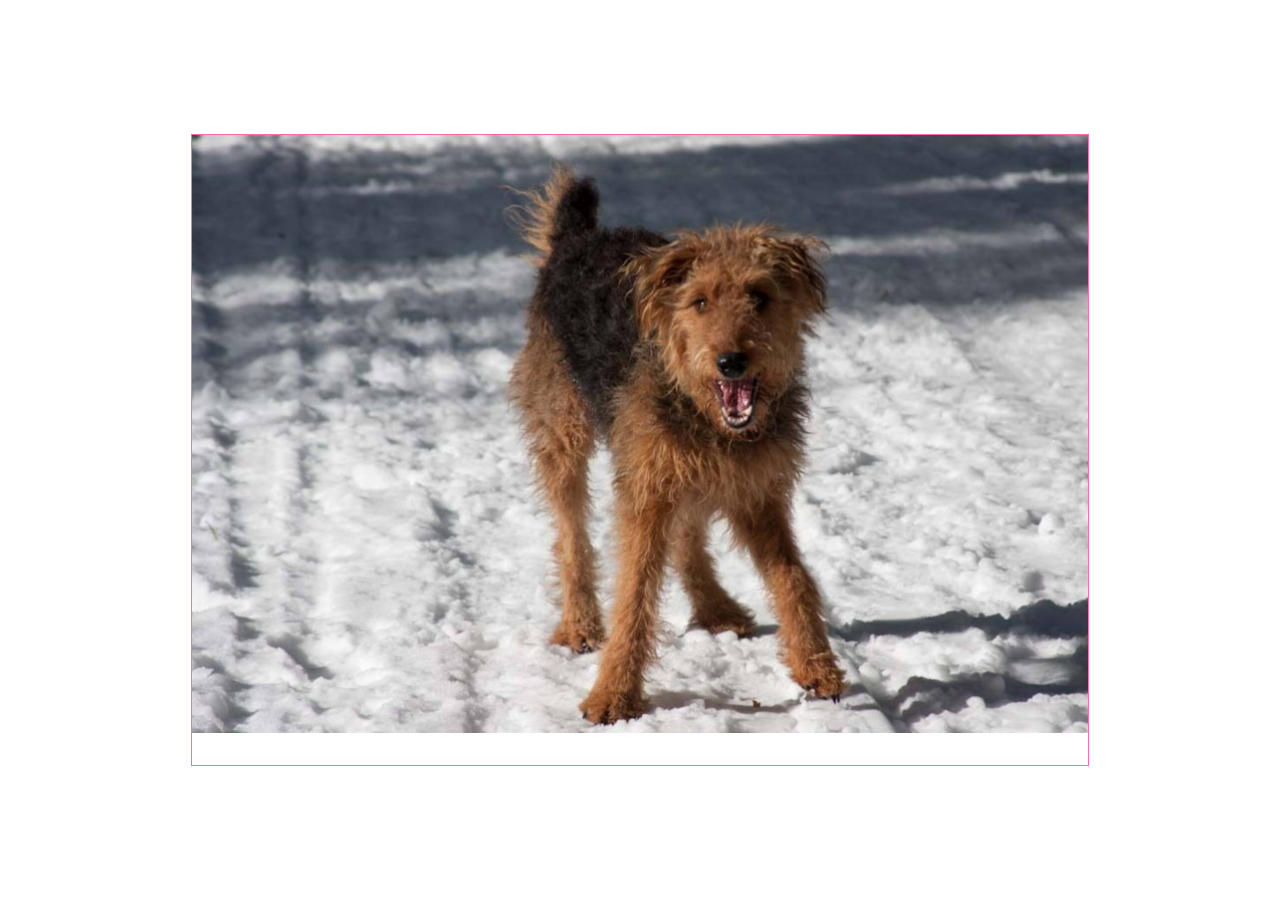
<file: src/Chapter 1/01_01b/index.html>
<!doctype html>
<html lang="en-US">

<head>
  <meta charset="utf-8" />
  <meta name="viewport" content="width=device-width, initial-scale=1.0" />
  <title>Modern image markup</title>
  <link href="style.css" rel="stylesheet" type="text/css" />
</head>

<body>
  <main class="container">
    <article class="content">
      <img src="../../assets/images/snow-dog.jpg" alt="Dog in the snow" width="1800" height="1200" loading="lazy" />
    </article>
  </main>
</body>

</html>
</file>
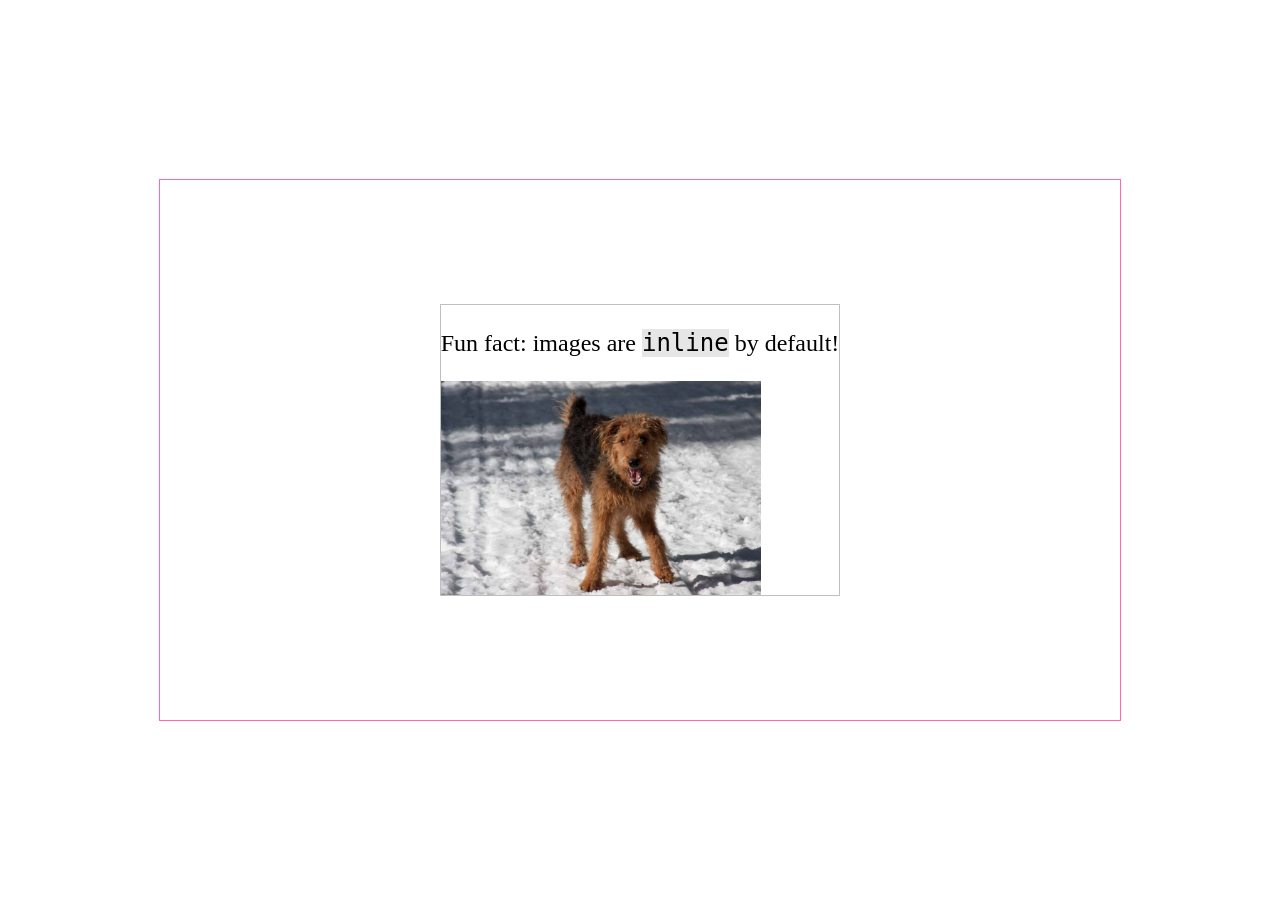
<file: src/Chapter 1/01_02b/index.html>
<!doctype html>
<html lang="en-US">

<head>
  <meta charset="utf-8" />
  <meta name="viewport" content="width=device-width, initial-scale=1.0" />
  <title>Removing the space under an image</title>
  <link href="style.css" rel="stylesheet" type="text/css" />
</head>

<body>
  <main class="container">
    <article class="content">

      <div class="image-box">
        <p>Fun fact: images are <code>inline</code> by default!</p>
        <img src="../../assets/images/snow-dog.jpg" alt="A terrier standing in the snow, ready to play" width="1800"
          height="1200" loading="lazy" />
      </div>

    </article>
  </main>
</body>

</html>
</file>
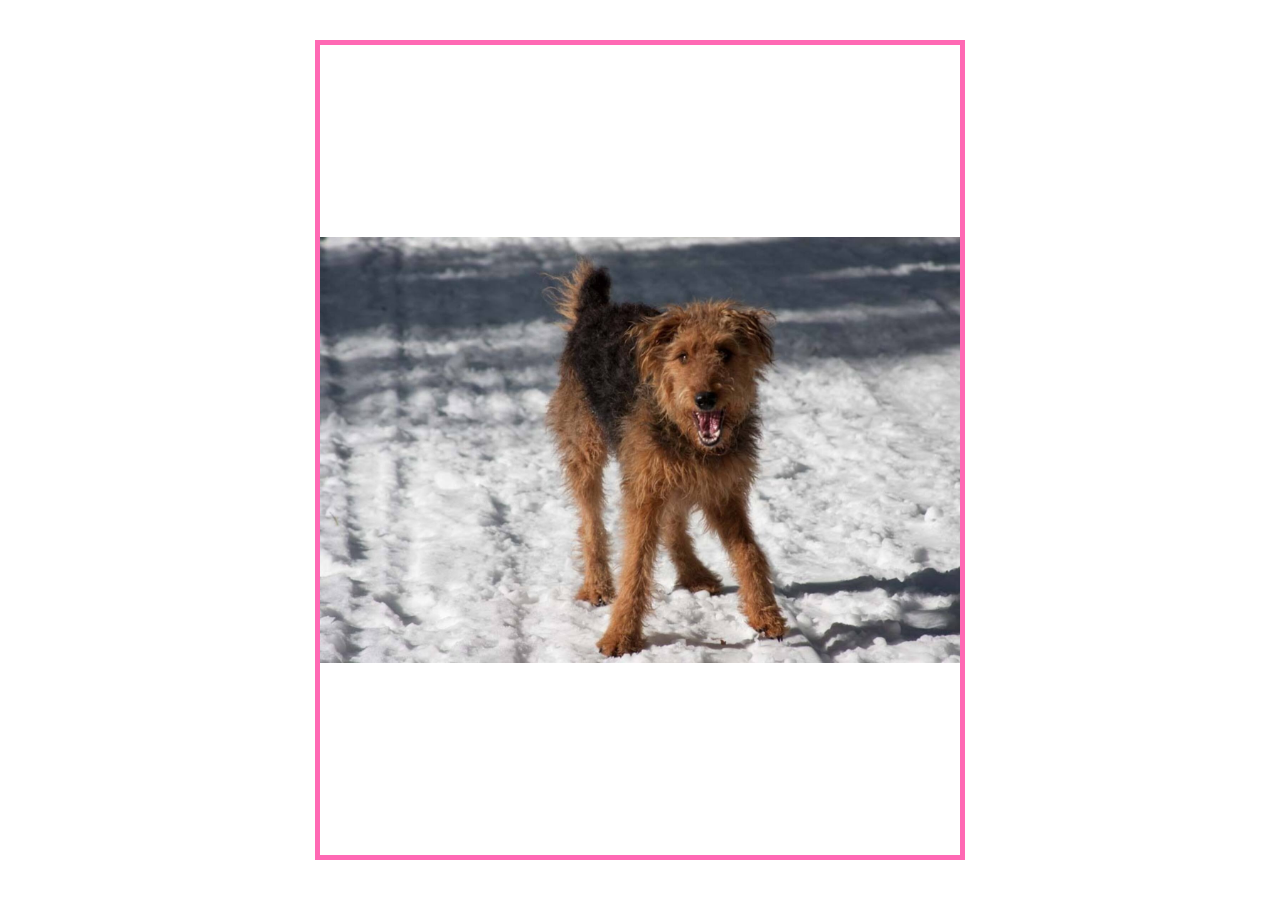
<file: src/Chapter 1/01_03b/index.html>
<!doctype html>
<html lang="en-US">

<head>
  <meta charset="utf-8" />
  <meta name="viewport" content="width=device-width, initial-scale=1.0" />
  <title>Fitting and positioning an image inside any container</title>
  <link href="style.css" rel="stylesheet" type="text/css" />
</head>

<body>
  <main class="container">
    <article class="content">
      <img src="../../assets/images/snow-dog.jpg" alt="A terrier standing in the snow, ready to play" width="1800"
        height="1200" loading="lazy" class="image" />
    </article>
  </main>
</body>

</html>
</file>
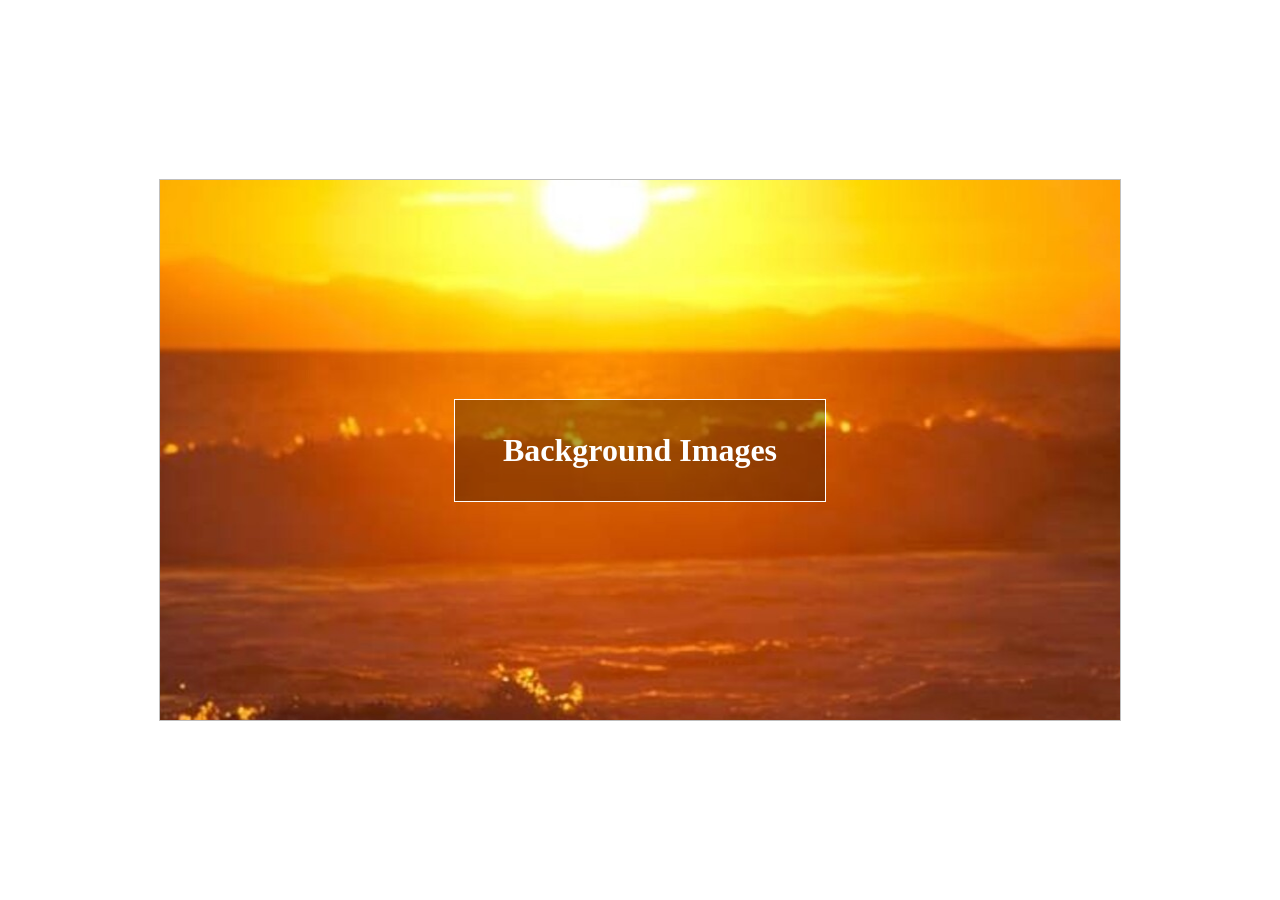
<file: src/Chapter 1/01_04b/index.html>
<!doctype html>
<html lang="en-US">

<head>
  <meta charset="utf-8" />
  <meta name="viewport" content="width=device-width, initial-scale=1.0" />
  <title>Fitting and positioning a background image in a container</title>
  <link href="style.css" rel="stylesheet" type="text/css" />
</head>

<body>
  <main class="container">
    <article class="content">
      <h1>Background Images</h1>
    </article>
  </main>
</body>

</html>
</file>
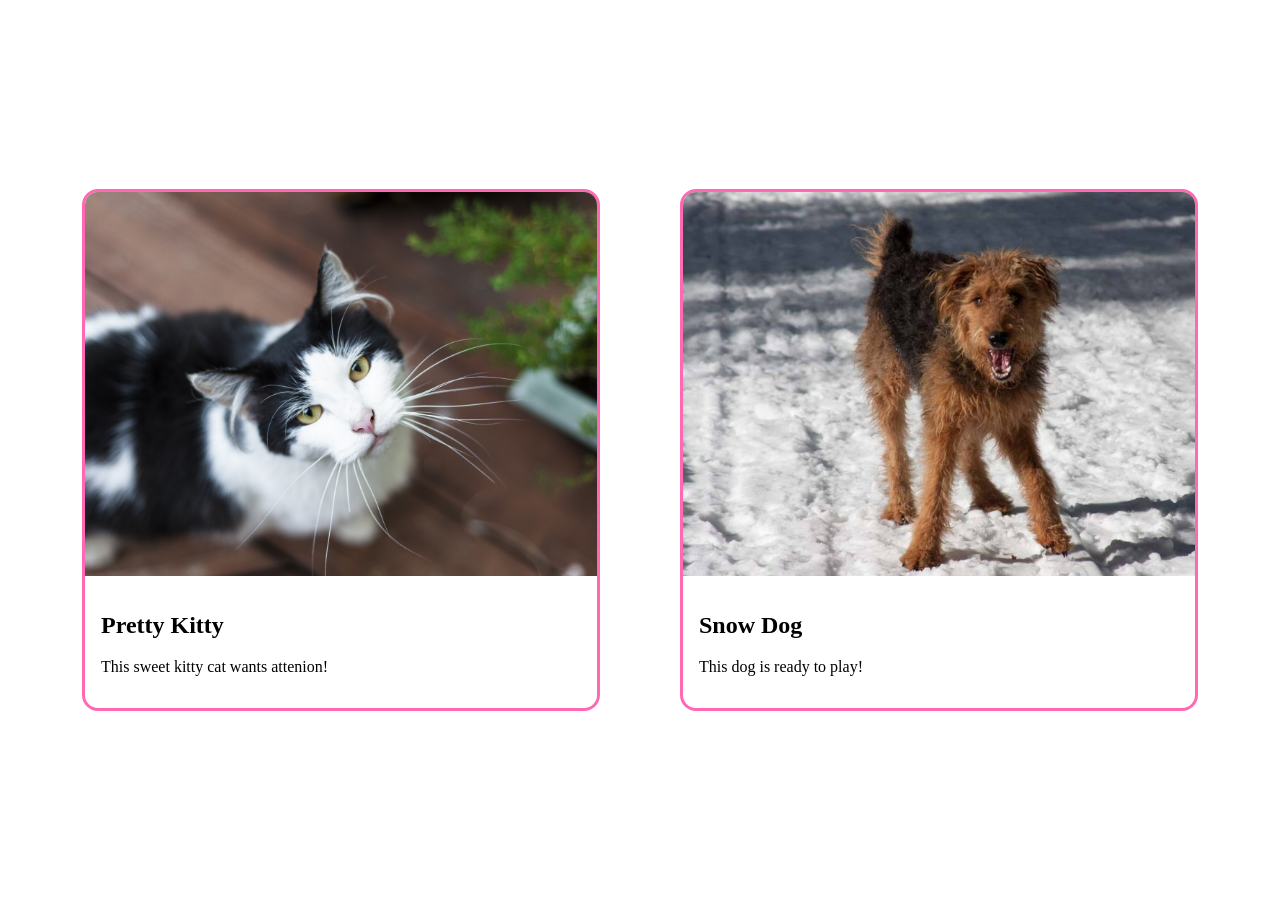
<file: src/Chapter 1/01_05b/index.html>
<!DOCTYPE html>
<html lang="en">

<head>
  <meta charset="UTF-8" />
  <meta name="viewport" content="width=device-width, initial-scale=1.0" />
  <title>Proportionate images in a container</title>
  <link href="style.css" rel="stylesheet" type="text/css" />
</head>

<body>
  <main class="container">
    <figure class="card">
      <div class="ratio-box">
        <img src="../../assets/images/cat-outside.jpg" alt="Black and white long-haired domestic cat outside"
          class="image" width="833" height="667" loading="lazy" />
      </div>
      <figcaption>
        <h2>Pretty Kitty</h2>
        <p>This sweet kitty cat wants attenion!</p>
      </figcaption>
    </figure>
    <figure class="card">
      <div class="ratio-box">
        <img src="../../assets/images/snow-dog.jpg" alt="A terrier standing in the snow, ready to play" width="1800"
          height="1200" loading="lazy" class="image" />
      </div>
      <figcaption>
        <h2>Snow Dog</h2>
        <p>This dog is ready to play!</p>
      </figcaption>
    </figure>
  </main>
</body>

</html>
</file>
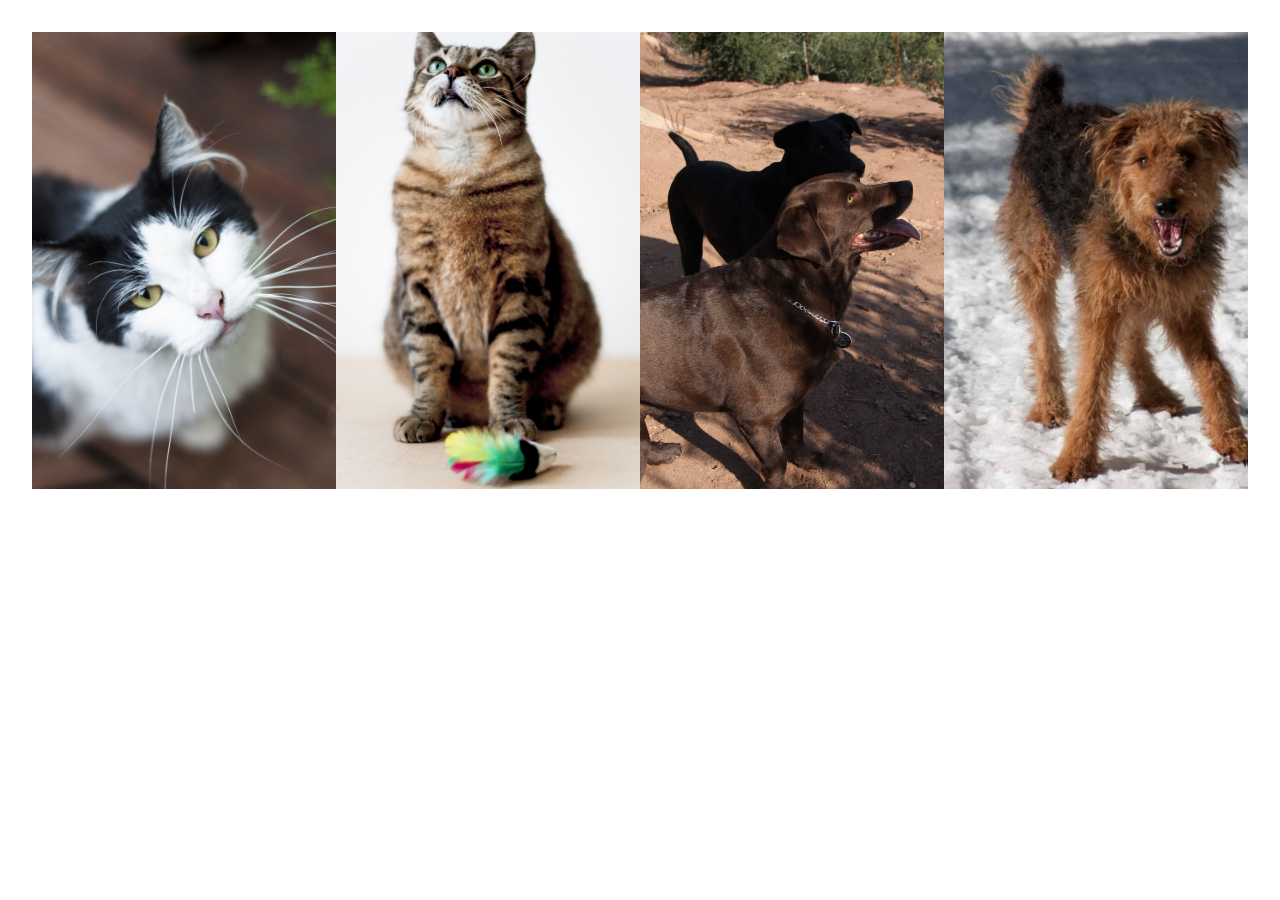
<file: src/Chapter 1/01_07b/index.html>
<!DOCTYPE html>
<html lang="en">

<head>
  <meta charset="UTF-8" />
  <meta name="viewport" content="width=device-width, initial-scale=1.0" />
  <title>Fitting an image inside a flexbox cell</title>
  <link href="style.css" rel="stylesheet" type="text/css" />
</head>

<body>
  <main class="container">
    <article class="content">
      <figure>
        <img src="../../assets/images/cat-outside.jpg" alt="Black and white long-haired domestic cat outside"
          width="833" height="667" loading="lazy" />
      </figure>
      <figure>
        <img src="../../assets/images/cat-with-toy.jpg"
          alt="A striped cat looking up with a colorful feathered toy at its feet." width="1064" height="1600"
          loading="lazy" />
      </figure>
      <figure>
        <img src="../../assets/images/dogs-in-olive-grove.jpg"
          alt="A chocolate labrador and a black labrador stand ready to play in an olive grover." width="1064"
          height="1600" loading="lazy" />
      </figure>
      <figure>
        <img src="../../assets/images/snow-dog.jpg" alt="A terrier standing in the snow, ready to play" width="1800"
          height="1200" loading="lazy" />
      </figure>
    </article>
  </main>
</body>

</html>
</file>
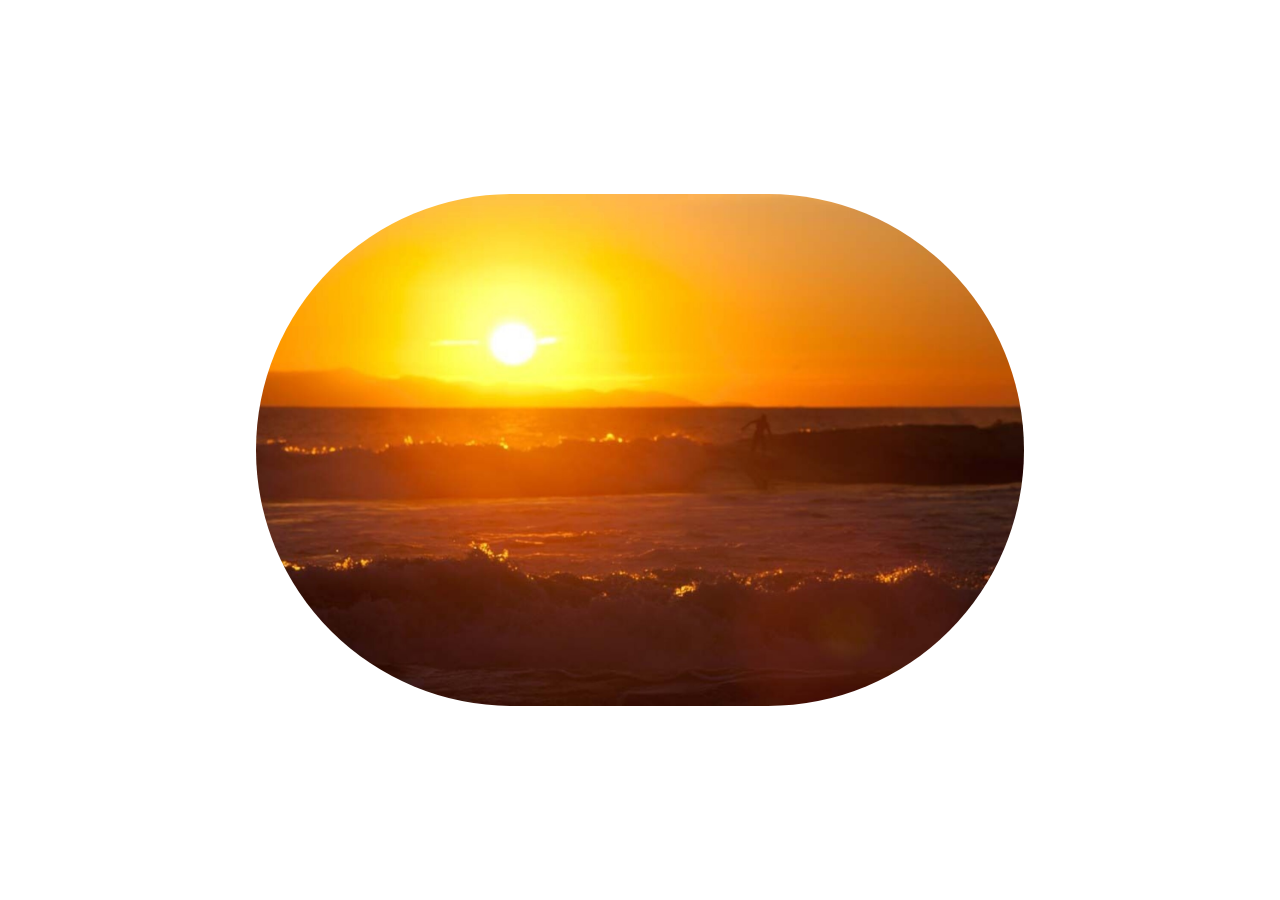
<file: src/Chapter 2/02_01b/index.html>
<!DOCTYPE html>
<html lang="en">

<head>
  <meta charset="UTF-8" />
  <meta name="viewport" content="width=device-width, initial-scale=1.0" />
  <title>Rounded corners with border-radius</title>
  <link href="style.css" rel="stylesheet" type="text/css" />
</head>

<body>
  <main class="container">
    <article class="content">
      <img src="../../assets/images/beach-sunset.jpg"
        alt="Sunset over the ocean with a silhouette of a surfer on a wave." width="1799" height="1200"
        loading="lazy" />
    </article>
  </main>
</body>

</html>
</file>
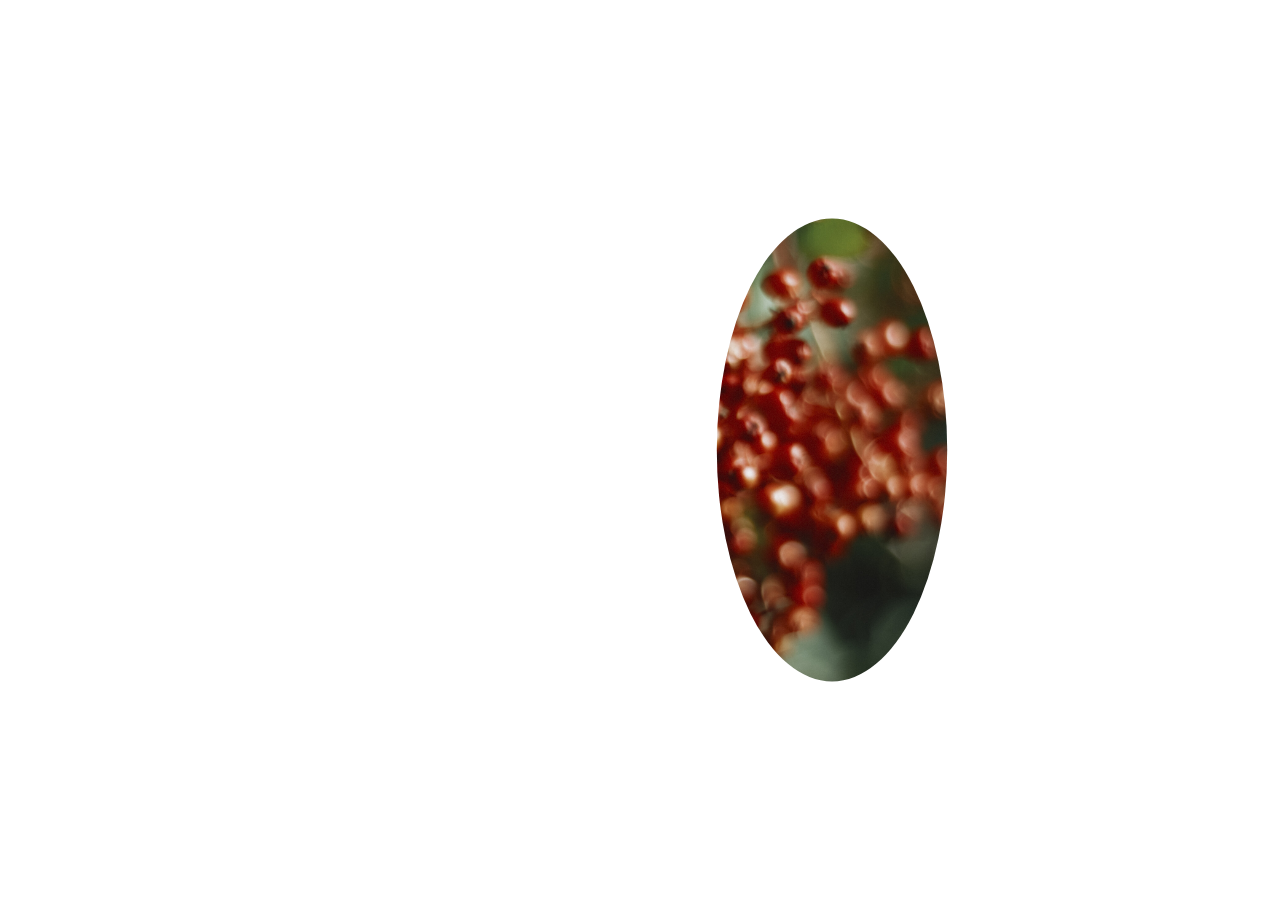
<file: src/Chapter 2/02_03b/index.html>
<!DOCTYPE html>
<html lang="en">

<head>
  <meta charset="UTF-8" />
  <meta name="viewport" content="width=device-width, initial-scale=1.0" />
  <title>clip-path: circles and elipses</title>
  <link href="style.css" rel="stylesheet" type="text/css" />
</head>

<body>
  <main class="container">
    <article class="content">
      <div class="ratio-box">
        <img src="../../assets/images/red-berries.jpg"
          alt="A cluster of small red berries with a blurred green background." width="1250" height="837"
          loading="lazy" />
      </div>
    </article>
  </main>
</body>

</html>
</file>
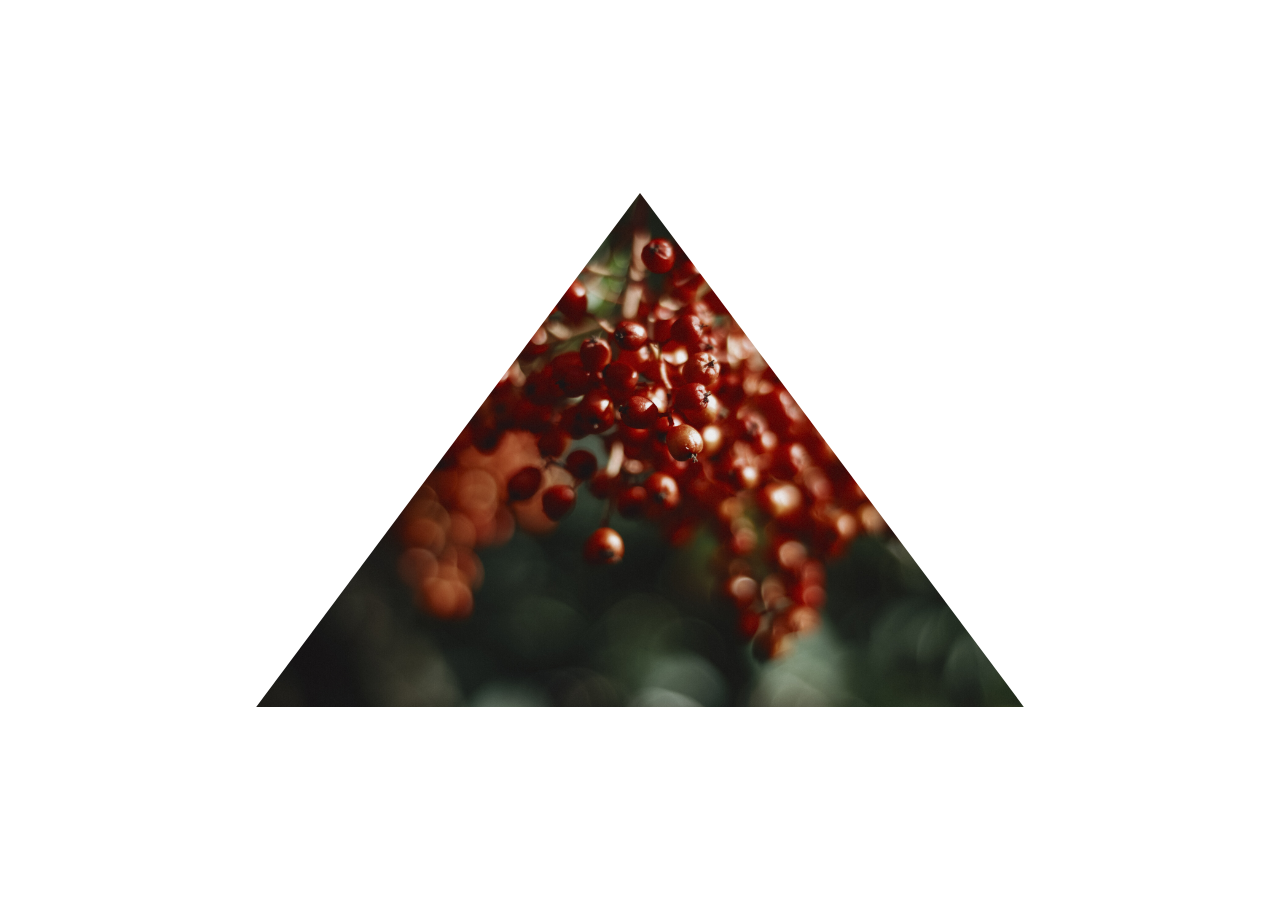
<file: src/Chapter 2/02_04b/index.html>
<!DOCTYPE html>
<html lang="en">

<head>
  <meta charset="UTF-8" />
  <meta name="viewport" content="width=device-width, initial-scale=1.0" />
  <title>clip-path: polygon</title>
  <link href="style.css" rel="stylesheet" type="text/css" />
</head>

<body>
  <main class="container">
    <article class="content">
      <div class="ratio-box">
        <img src="../../assets/images/red-berries.jpg"
          alt="A cluster of small red berries with a blurred green background." width="1250" height="837"
          loading="lazy" />
      </div>
    </article>
  </main>
</body>

</html>
</file>
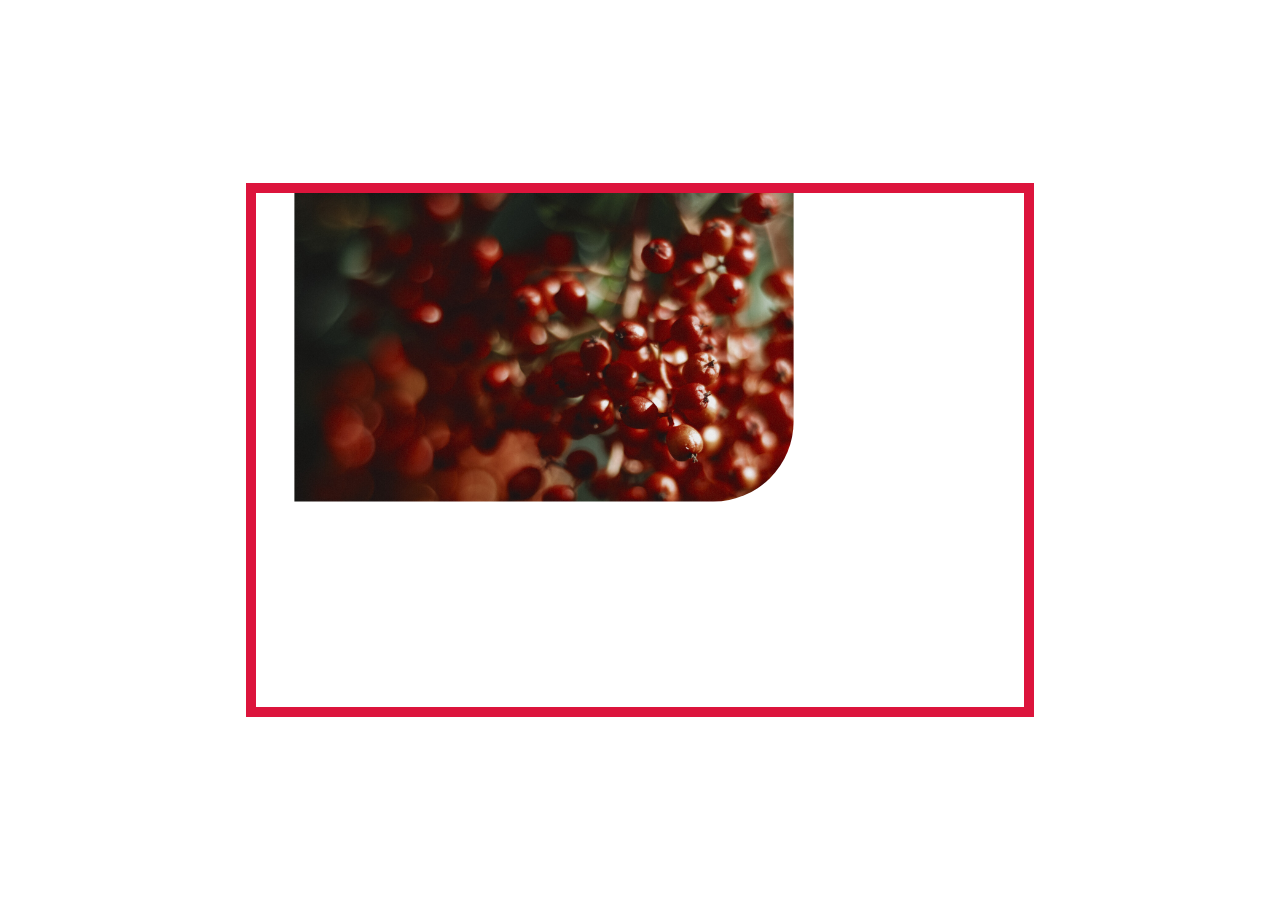
<file: src/Chapter 2/02_05b/index.html>
<!DOCTYPE html>
<html lang="en">

<head>
  <meta charset="UTF-8" />
  <meta name="viewport" content="width=device-width, initial-scale=1.0" />
  <title>clip-path: inset</title>
  <link href="style.css" rel="stylesheet" type="text/css" />
</head>

<body>
  <main class="container">
    <article class="content">
      <div class="ratio-box">
        <img src="../../assets/images/red-berries.jpg"
          alt="A cluster of small red berries with a blurred green background." width="1250" height="837"
          loading="lazy" />
      </div>
    </article>
  </main>
</body>

</html>
</file>
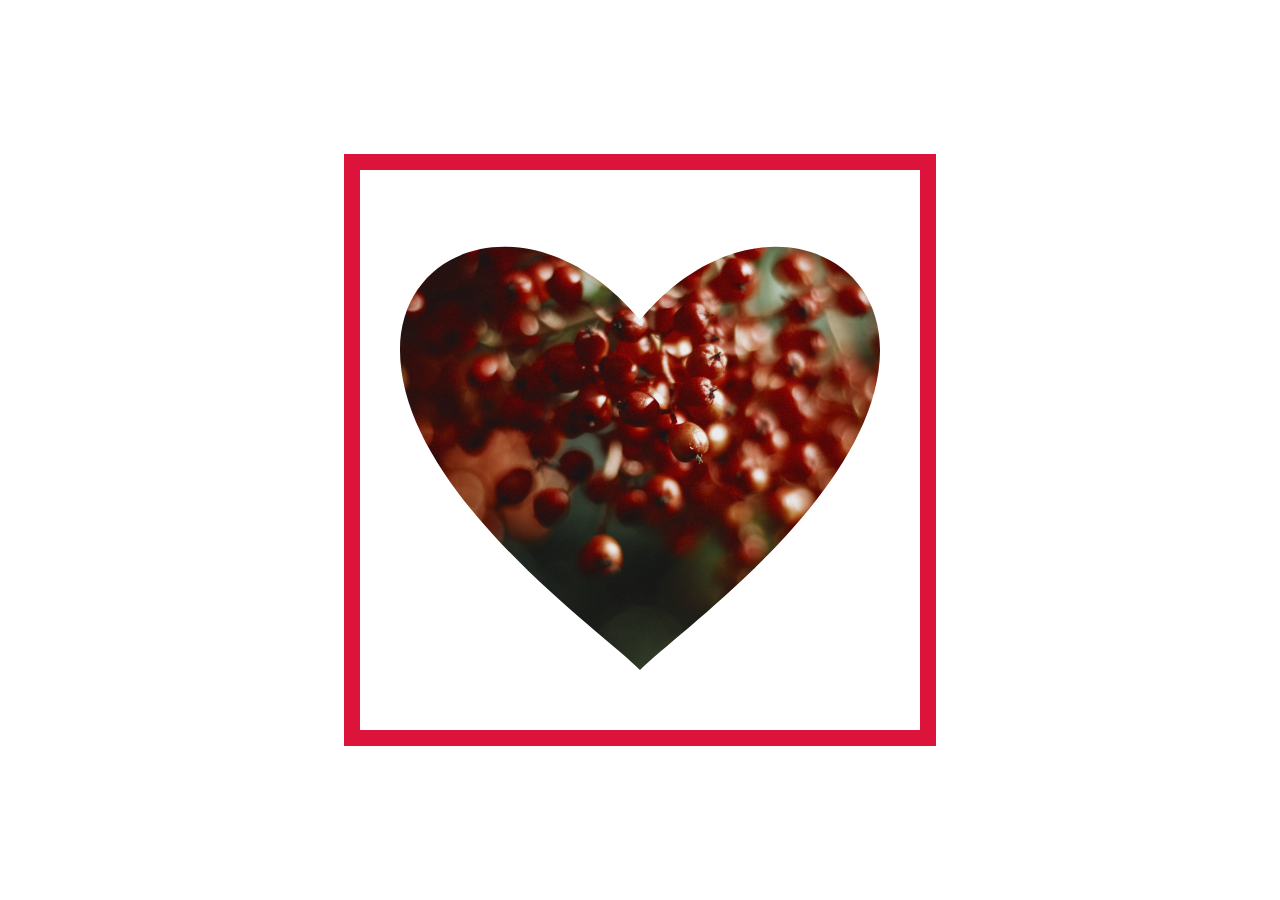
<file: src/Chapter 2/02_06b/index.html>
<!DOCTYPE html>
<html lang="en">

<head>
  <meta charset="UTF-8" />
  <meta name="viewport" content="width=device-width, initial-scale=1.0" />
  <title>clip-path: path</title>
  <link href="style.css" rel="stylesheet" type="text/css" />
</head>

<body>
  <main class="container">
    <article class="content">
      <div class="ratio-box">
        <img src="../../assets/images/red-berries.jpg"
          alt="A cluster of small red berries with a blurred green background." width="1250" height="837"
          loading="lazy" />
      </div>
    </article>
  </main>
</body>

</html>
</file>
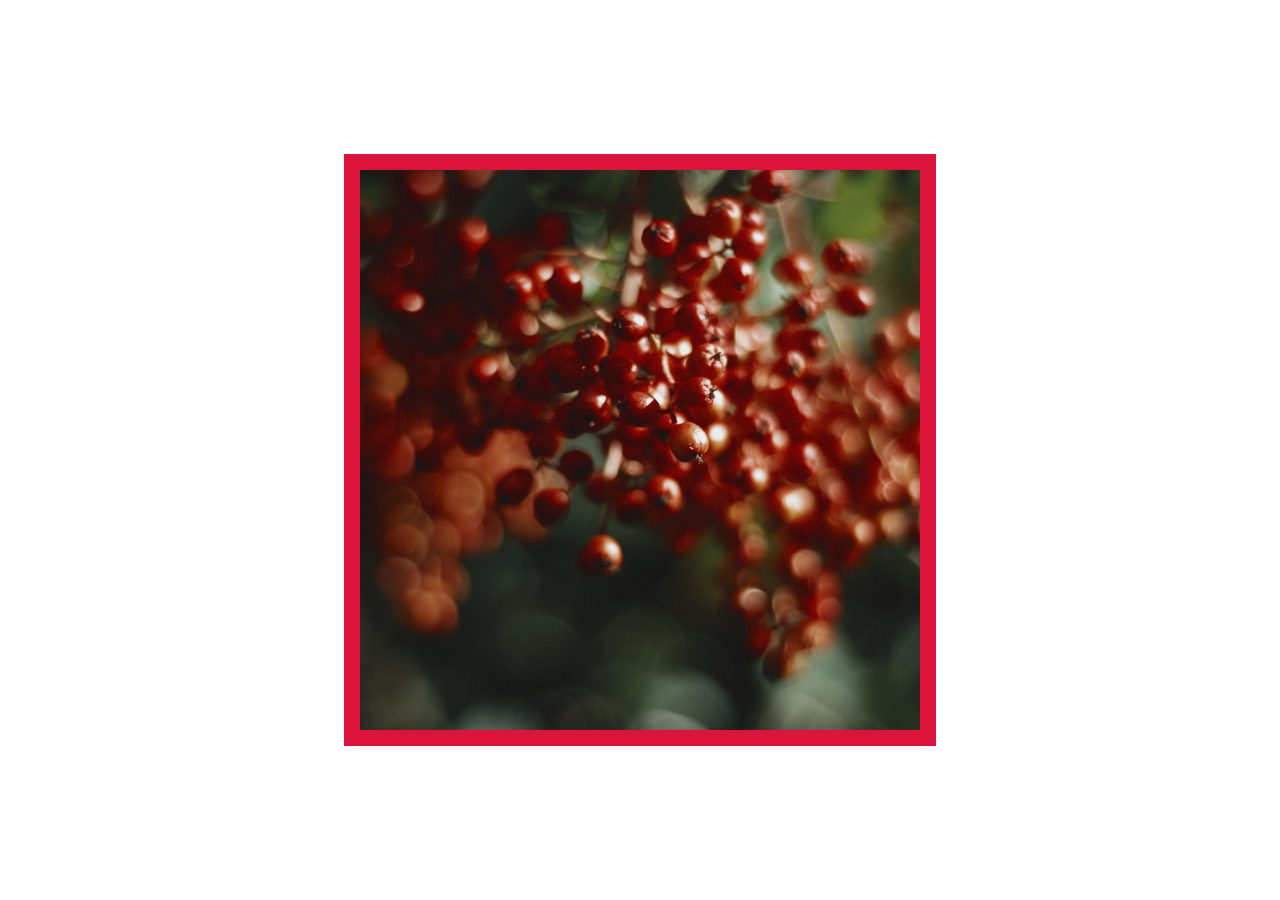
<file: src/Chapter 2/02_07b/index.html>
<!DOCTYPE html>
<html lang="en">

<head>
  <meta charset="UTF-8" />
  <meta name="viewport" content="width=device-width, initial-scale=1.0" />
  <title>clip-path: url</title>
  <link href="style.css" rel="stylesheet" type="text/css" />
</head>

<body>
  <main class="container">
    <article class="content">
      <div class="ratio-box">
        <img src="../../assets/images/red-berries.jpg"
          alt="A cluster of small red berries with a blurred green background." width="1250" height="837"
          loading="lazy" />
      </div>
    </article>
  </main>
</body>

</html>
</file>
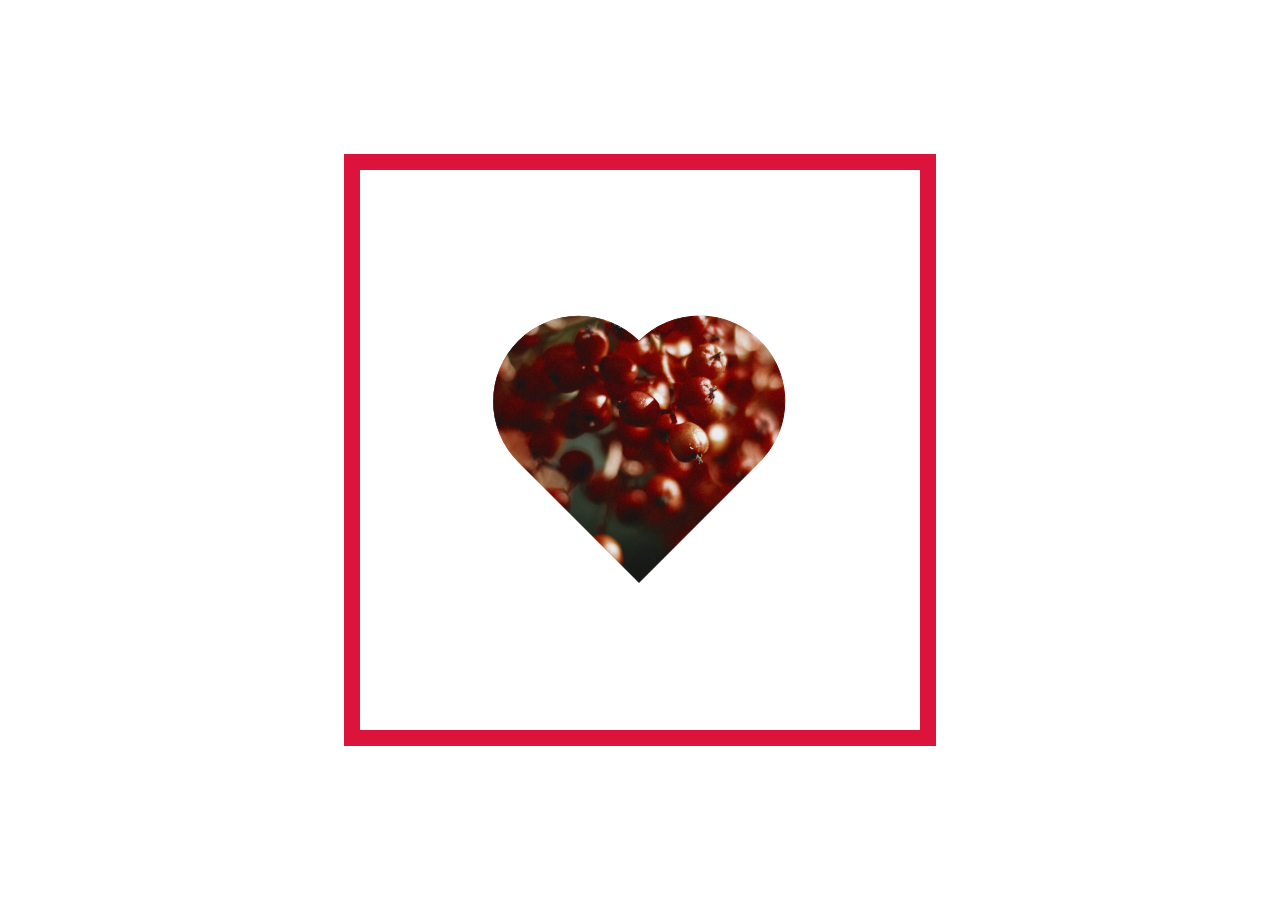
<file: src/Chapter 2/02_08b/index.html>
<!DOCTYPE html>
<html lang="en">

<head>
  <meta charset="UTF-8" />
  <meta name="viewport" content="width=device-width, initial-scale=1.0" />
  <title>mask-image</title>
  <link href="style.css" rel="stylesheet" type="text/css" />
</head>

<body>
  <main class="container">
    <article class="content">
      <div class="ratio-box">
        <img src="../../assets/images/red-berries.jpg"
          alt="A cluster of small red berries with a blurred green background." width="1250" height="837"
          loading="lazy" />
      </div>
    </article>
  </main>
</body>

</html>
</file>
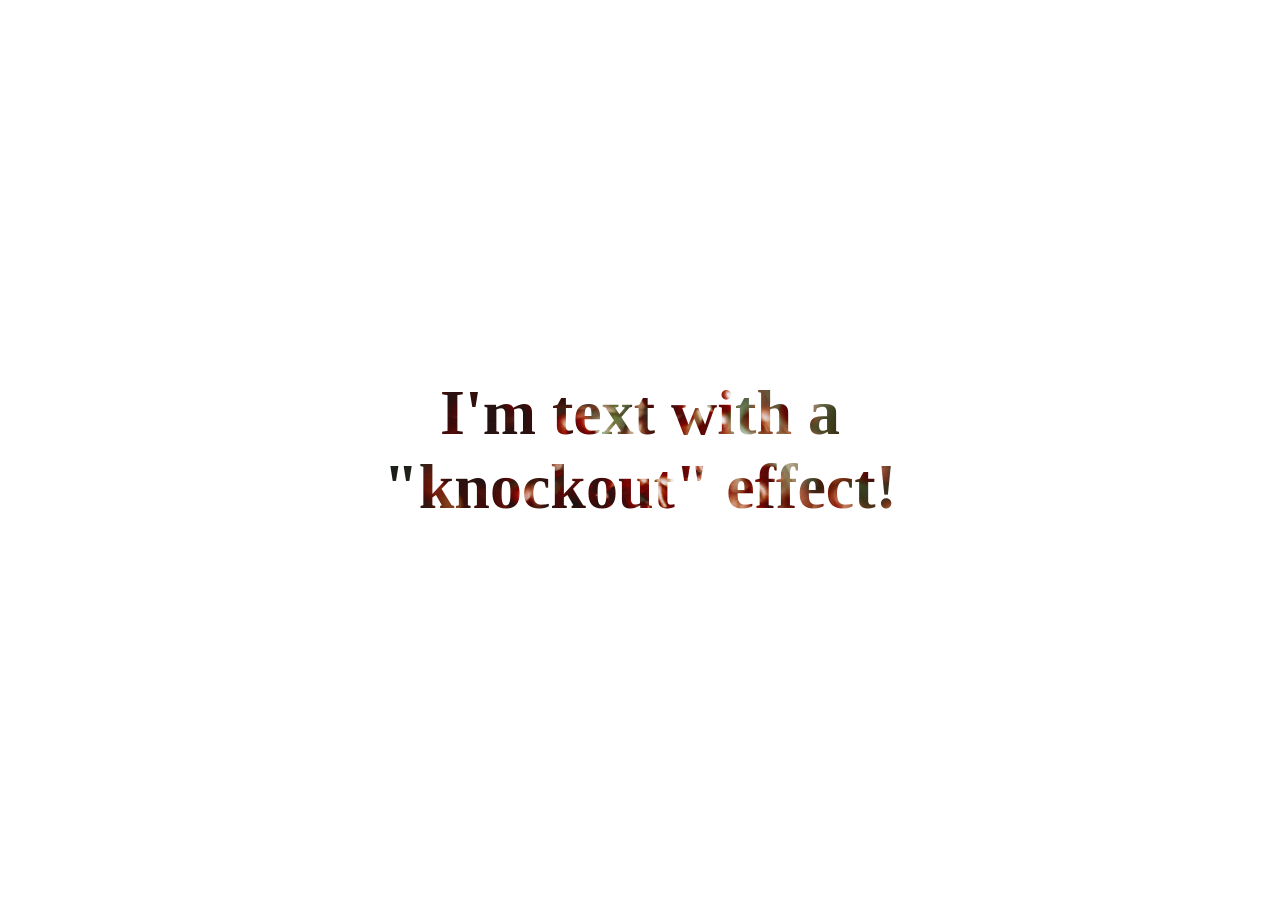
<file: src/Chapter 2/02_09b/index.html>
<!DOCTYPE html>
<html lang="en">

<head>
  <meta charset="UTF-8">
  <meta name="viewport" content="width=device-width, initial-scale=1.0">
  <title>Text knockout</title>
  <link href="style.css" rel="stylesheet" type="text/css" />
</head>

<body>

  <main class="container">
    <article class="content">
      <h1>I'm text with a "knockout" effect!</h1>
    </article>
  </main>

</body>

</html>
</file>
<file: src/Chapter 1/01_01b/style.css>
body {
  margin: 0;
}

.container {
  align-items: center;
  display: flex;
  height: 100vh;
  justify-content: center;
}

.content {
  border: 1px solid hotpink;
  height: 70vh;
  width: 70vw;
}

img {
  width: 100%;
  height: auto;
}
</file>
<file: src/Chapter 1/01_02b/style.css>
body {
  margin: 0;
}

img {
  display: block;
  height: auto;
  width: 20rem;
}

.image-box {
  border: 1px solid hsl(0, 0%, 75%);
}

.container {
  align-items: center;
  display: flex;
  height: 100vh;
  justify-content: center;
}

.content {
  align-items: center;
  border: 1px solid hotpink;
  display: flex;
  height: 60vh;
  justify-content: center;
  width: 75vw;
}

p {
  font-size: 1.5rem;
}

code {
  background: hsl(0, 0%, 90%);
  font-family: monospace;
}
</file>
<file: src/Chapter 1/01_03b/style.css>
body {
  margin: 0;
}

img {
  display: block;
  height: auto;
  width: 100%;
}

.container {
  align-items: center;
  display: flex;
  height: 100vh;
  justify-content: center;
}

.content {
  border: 5px solid hotpink;
  height: 90vh;
  width: 50vw;
}

.image {
  height: inherit;
  width: inherit;
  object-fit: scale-down;
}
</file>
<file: src/Chapter 1/01_04b/style.css>
body {
  margin: 0;
}

img {
  display: block;
  height: auto;
  width: 100%;
}

.container {
  align-items: center;
  display: flex;
  height: 100vh;
  justify-content: center;
}

.content {
  align-items: center;
  background-image: url("../../assets/images/beach-sunset.jpg");
  background-repeat: no-repeat;
  background-position: 20% 50%;
  border: 1px solid hsl(0, 0%, 75%);
  display: flex;
  height: 60vh;
  justify-content: center;
  width: 75vw;
}

.content h1 {
  padding: 2rem 3rem;
  background: hsla(0, 0%, 0%, 0.3);
  border: 1px solid white;
  font-size: 2rem;
  color: white;
}
</file>
<file: src/Chapter 1/01_05b/style.css>
body {
  margin: 0;
}

img {
  display: block;
  height: auto;
  width: 100%;
}

.container {
  align-items: center;
  display: flex;
  height: 100vh;
  justify-content: center;
}

.card {
  border: 3px solid hotpink;
  border-radius: 1rem;
  width: 40vw;
  overflow: hidden;
}

.image {
  height: 100%;
  object-fit: cover;
  width: 100%;
  position: absolute;
  top: 0;
}

figcaption {
  padding: 1rem;
}

.ratio-box {
  width: 100%;
  height: 0;
  padding-top: calc(100% * (3 / 4));
  position: relative;
}
</file>
<file: src/Chapter 1/01_07b/style.css>
body {
  margin: 0;
}

img {
  display: block;
  height: auto;
  width: 100%;
}

.container {
  display: flex;
  justify-content: center;
  margin: 2rem;
}

.content {
  display: flex;
}

.content img {
  height: 100%;
  object-fit: cover;
}

figure {
  margin: 0;
  width: 25%;
}
</file>
<file: src/Chapter 2/02_01b/style.css>
body {
  margin: 0;
}

img {
  display: block;
  height: auto;
  width: 100%;
}

.container {
  align-items: center;
  display: flex;
  height: 100vh;
  justify-content: center;
}

.content {
  width: 60vw;
  border-radius: 20rem;
  overflow: hidden;
}
</file>
<file: src/Chapter 2/02_03b/style.css>
body {
  margin: 0;
}

img {
  display: block;
  height: auto;
  width: 100%;
}

.container {
  align-items: center;
  display: flex;
  height: 100vh;
  justify-content: center;
}

.ratio-box {
  width: 60vw;
}

.content img {
  clip-path: ellipse(15% 45% at 75% 50%);
}
</file>
<file: src/Chapter 2/02_04b/style.css>
body {
  margin: 0;
}

img {
  display: block;
  height: auto;
  width: 100%;
}

.container {
  align-items: center;
  display: flex;
  height: 100vh;
  justify-content: center;
}

.ratio-box {
  width: 60vw;
}

.content img {
  clip-path: polygon(50% 0, 100% 100%, 0 100%);
}
</file>
<file: src/Chapter 2/02_05b/style.css>
body {
  margin: 0;
}

img {
  display: block;
  height: auto;
  width: 100%;
}

.container {
  align-items: center;
  display: flex;
  height: 100vh;
  justify-content: center;
}

.ratio-box {
  border: 10px solid crimson;
  width: 60vw;
}

.content img {
  clip-path: inset(-30% 30% 40% 5% round 5rem 0);
}
</file>
<file: src/Chapter 2/02_06b/style.css>
body {
  margin: 0;
}

img {
  display: block;
  height: auto;
  width: 100%;
}

.container {
  align-items: center;
  display: flex;
  height: 100vh;
  justify-content: center;
}

.content {
  border: 1rem solid crimson;
  max-width: 35rem;
  overflow: hidden;
  width: 60vw;
}

.ratio-box {
  height: 0;
  padding-top: 100%;
  position: relative;
  width: 100%;
}

.content img {
  height: 100%;
  object-fit: cover;
  position: absolute;
  width: 100%;
  top: 0;
  clip-path: path("M280 500 C240 460 40 320 40 180 C40 70 180 30 280 150 C380 30 520 70 520 180 C520 320 320 460 280 500 Z");
}
</file>
<file: src/Chapter 2/02_07b/style.css>
body {
  margin: 0;
}

img {
  display: block;
  height: auto;
  width: 100%;
}

.container {
  align-items: center;
  display: flex;
  height: 100vh;
  justify-content: center;
}

.content {
  border: 1rem solid crimson;
  max-width: 35rem;
  overflow: hidden;
  width: 60vw;
}

.ratio-box {
  height: 0;
  padding-top: 100%;
  position: relative;
  width: 100%;
}

.content img {
  height: 100%;
  object-fit: cover;
  position: absolute;
  top: 0;
  width: 100%;
}

.content img {
  clip-path: url("heart.svg#heart");
}
</file>
<file: src/Chapter 2/02_08b/style.css>
body {
  margin: 0;
}

img {
  display: block;
  height: auto;
  width: 100%;
}

.container {
  align-items: center;
  display: flex;
  height: 100vh;
  justify-content: center;
}

.content {
  border: 1rem solid crimson;
  max-width: 35rem;
  overflow: hidden;
  width: 60vw;
}

.ratio-box {
  height: 0;
  padding-top: 100%;
  position: relative;
  width: 100%;
}

.content img {
  height: 100%;
  object-fit: cover;
  position: absolute;
  top: 0;
  width: 100%;
}

.content img {
  mask-image: url("heart.svg");
}
</file>
<file: src/Chapter 2/02_09b/style.css>
body {
  margin: 0;
}

img {
  display: block;
  height: auto;
  width: 100%;
}

.container {
  align-items: center;
  display: flex;
  height: 100vh;
  justify-content: center;
}

.content {
  align-items: center;
  display: flex;
  height: 20rem;
  justify-content: center;
  max-width: 40rem;
  width: 60vw;
}

.content h1 {
  background: url("../../assets/images/red-berries.jpg");
  background-size: cover;
  font-size: 4rem;
  padding: 2rem;
  text-align: center;
  background-clip: text;
  color: transparent;
}
</file>
